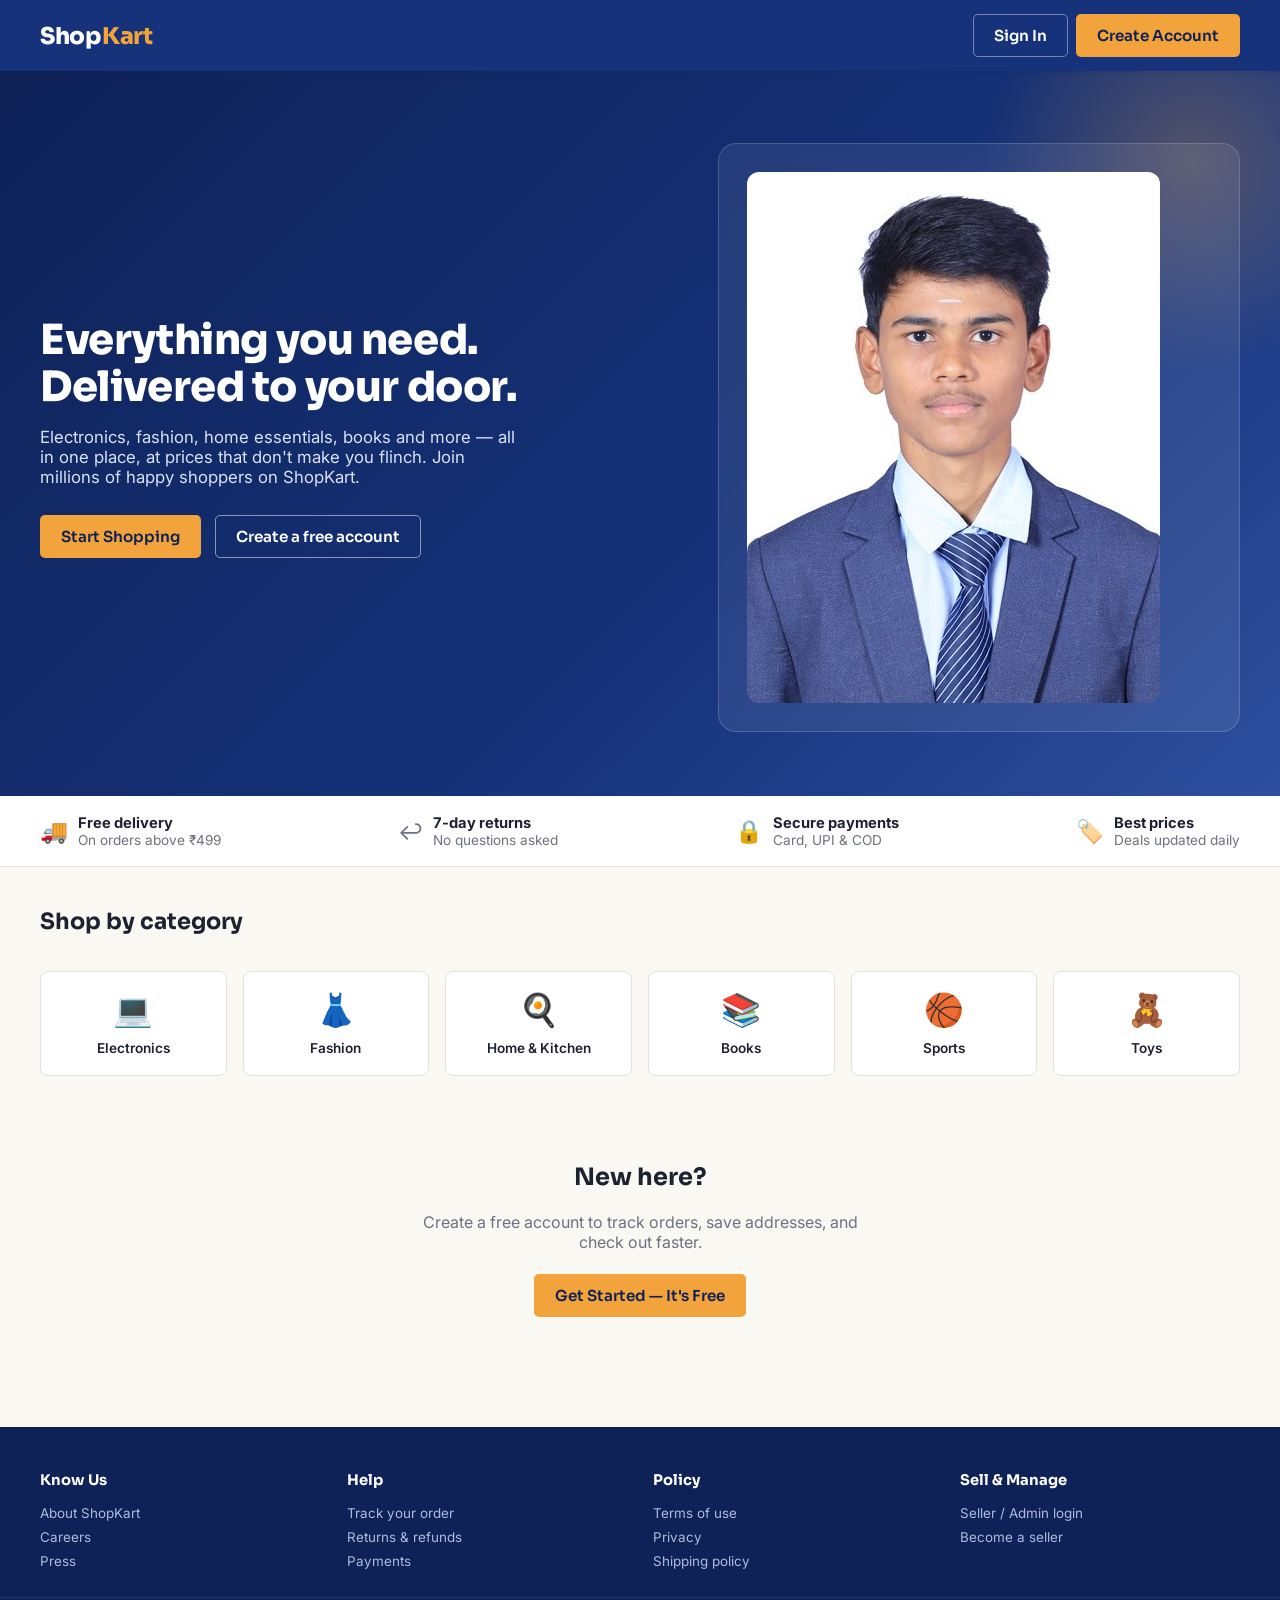
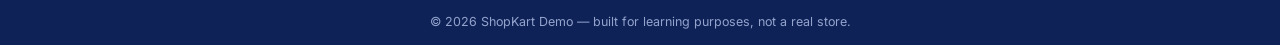
<file: shopkart/index.html>
<!DOCTYPE html>
<html lang="en">
<head>
<meta charset="UTF-8">
<meta name="viewport" content="width=device-width, initial-scale=1.0">
<title>ShopKart — Everything you need, delivered fast</title>
<link rel="stylesheet" href="css/style.css">
</head>
<body>

<!-- Simple landing header (not the shop header, since user isn't browsing the catalogue yet) -->
<header class="site-header">
  <div class="header-row container" style="justify-content: space-between;">
    <a href="index.html" class="brand">Shop<span>Kart</span></a>
    <div class="flex gap-8">
      <a href="login.html" class="btn btn-outline" style="color:#fff; border-color: rgba(255,255,255,.4);">Sign In</a>
      <a href="register.html" class="btn btn-primary">Create Account</a>
    </div>
  </div>
</header>

<section class="hero">
  <div class="container">
    <div>
      <h1>Everything you need.<br>Delivered to your door.</h1>
      <p>Electronics, fashion, home essentials, books and more — all in one place, at prices that don't make you flinch. Join millions of happy shoppers on ShopKart.</p>
      <div class="hero-actions">
        <a href="home.html" class="btn btn-primary">Start Shopping</a>
        <a href="register.html" class="btn btn-outline" style="color:#fff; border-color: rgba(255,255,255,.5);">Create a free account</a>
      </div>
    </div>
    <div class="hero-visual">
      <img src="assets/hero-shopping-bags.png" alt="Shopping bags ready for delivery">
    </div>
  </div>
</section>

<section class="trust-strip">
  <div class="container">
    <div class="trust-item"><span class="trust-icon">🚚</span><div><b>Free delivery</b>On orders above ₹499</div></div>
    <div class="trust-item"><span class="trust-icon">↩️</span><div><b>7-day returns</b>No questions asked</div></div>
    <div class="trust-item"><span class="trust-icon">🔒</span><div><b>Secure payments</b>Card, UPI &amp; COD</div></div>
    <div class="trust-item"><span class="trust-icon">🏷️</span><div><b>Best prices</b>Deals updated daily</div></div>
  </div>
</section>

<section class="container">
  <div class="section-title"><h2>Shop by category</h2></div>
  <div class="category-grid">
    <a class="category-tile" href="home.html?category=Electronics"><span class="emoji">💻</span><span>Electronics</span></a>
    <a class="category-tile" href="home.html?category=Fashion"><span class="emoji">👗</span><span>Fashion</span></a>
    <a class="category-tile" href="home.html?category=Home%20%26%20Kitchen"><span class="emoji">🍳</span><span>Home &amp; Kitchen</span></a>
    <a class="category-tile" href="home.html?category=Books"><span class="emoji">📚</span><span>Books</span></a>
    <a class="category-tile" href="home.html?category=Sports"><span class="emoji">🏀</span><span>Sports</span></a>
    <a class="category-tile" href="home.html?category=Toys"><span class="emoji">🧸</span><span>Toys</span></a>
  </div>
</section>

<section class="container text-center" style="padding: 30px 20px 60px;">
  <h2>New here?</h2>
  <p class="muted" style="max-width: 480px; margin: 8px auto 22px;">Create a free account to track orders, save addresses, and check out faster.</p>
  <a href="register.html" class="btn btn-primary">Get Started — It's Free</a>
</section>

<div id="site-footer"></div>

<script src="js/data.js"></script>
<script src="js/main.js"></script>
</body>
</html>
</file>
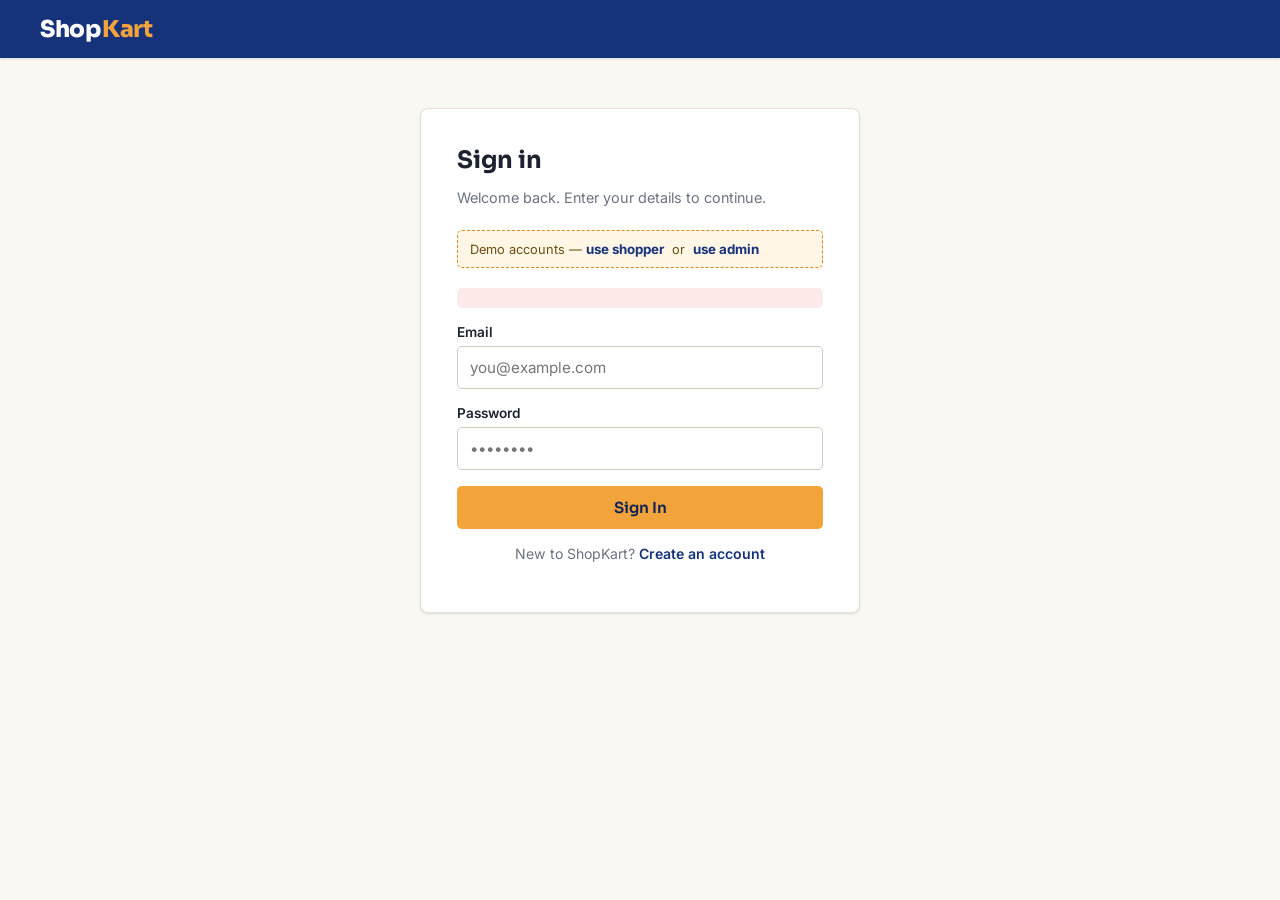
<file: shopkart/account.html>
<!DOCTYPE html>
<html lang="en">
<head>
<meta charset="UTF-8">
<meta name="viewport" content="width=device-width, initial-scale=1.0">
<title>My Account — ShopKart</title>
<link rel="stylesheet" href="css/style.css">
</head>
<body>

<div id="site-header"></div>

<main class="container" style="padding: 28px 20px 60px;">
  <h1>My Account</h1>

  <div class="admin-panel" style="margin-top:16px;">
    <h2>Profile</h2>
    <p><strong id="acctName"></strong><br><span class="muted" id="acctEmail"></span></p>
  </div>

  <div class="admin-panel">
    <h2>Saved Addresses</h2>
    <div id="acctAddresses"></div>
  </div>

  <div class="admin-panel">
    <h2>Order History &amp; Tracking</h2>
    <div id="orderHistory"></div>
  </div>
</main>

<div id="site-footer"></div>

<script src="js/data.js"></script>
<script src="js/main.js"></script>
<script src="js/account.js"></script>
</body>
</html>
</file>
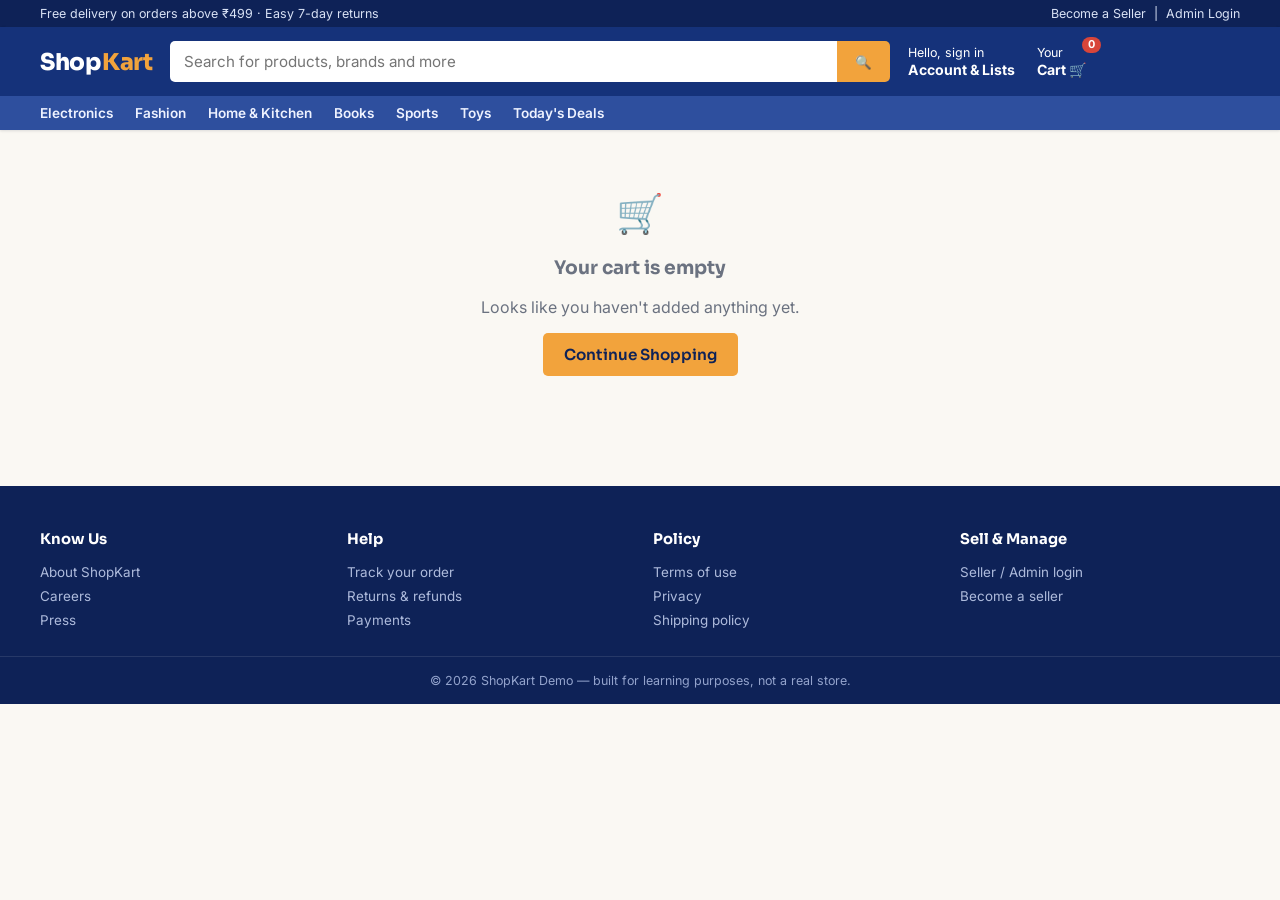
<file: shopkart/cart.html>
<!DOCTYPE html>
<html lang="en">
<head>
<meta charset="UTF-8">
<meta name="viewport" content="width=device-width, initial-scale=1.0">
<title>Your Cart — ShopKart</title>
<link rel="stylesheet" href="css/style.css">
</head>
<body>

<div id="site-header"></div>

<main class="container">
  <div class="empty-state hidden" id="cartEmpty">
    <span class="emoji">🛒</span>
    <h3>Your cart is empty</h3>
    <p>Looks like you haven't added anything yet.</p>
    <a href="home.html" class="btn btn-primary">Continue Shopping</a>
  </div>

  <div class="cart-layout hidden" id="cartLayout">
    <div id="cartItems"></div>
    <div id="cartSummary"></div>
  </div>
</main>

<div id="site-footer"></div>

<script src="js/data.js"></script>
<script src="js/main.js"></script>
<script src="js/cart.js"></script>
</body>
</html>
</file>
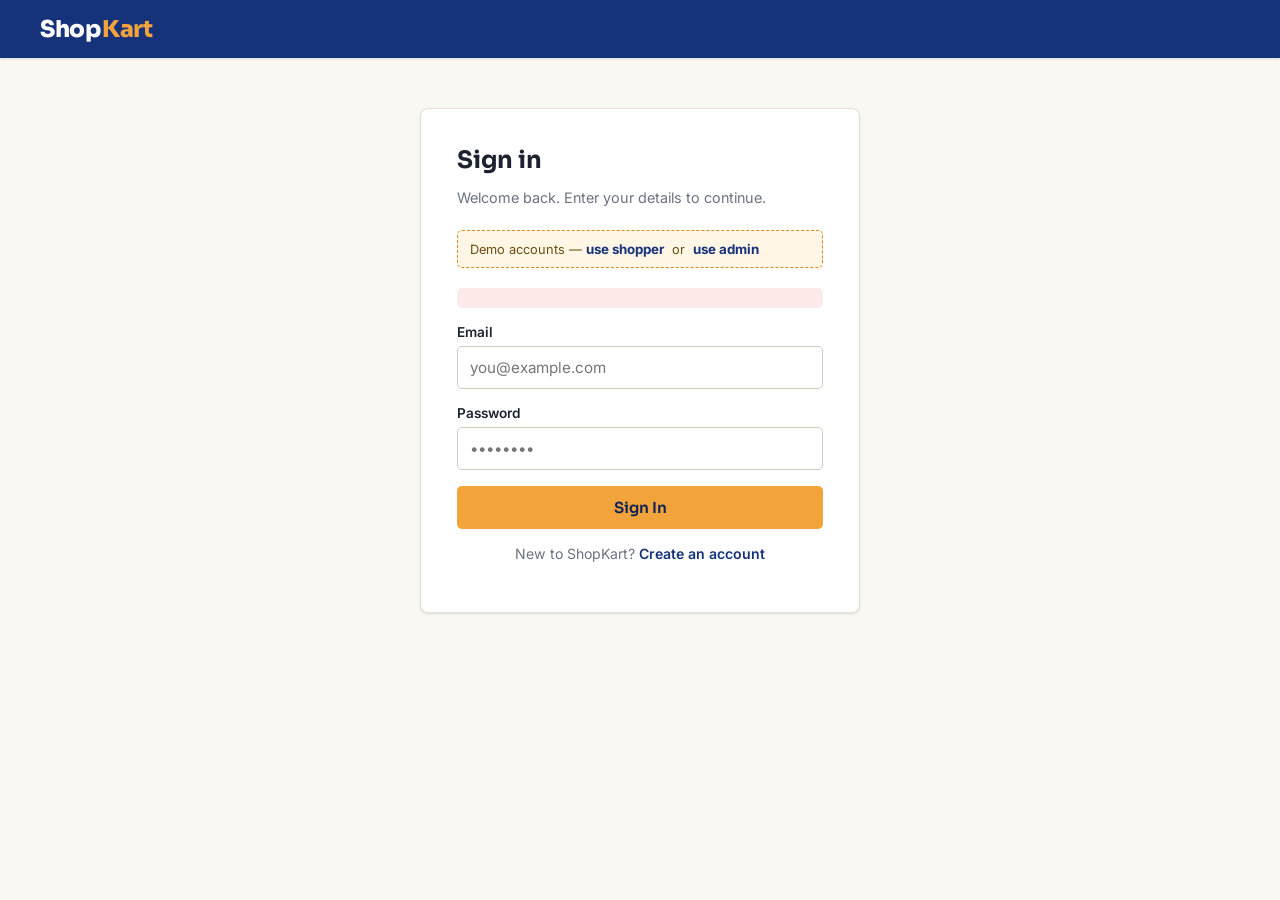
<file: shopkart/checkout.html>
<!DOCTYPE html>
<html lang="en">
<head>
<meta charset="UTF-8">
<meta name="viewport" content="width=device-width, initial-scale=1.0">
<title>Checkout — ShopKart</title>
<link rel="stylesheet" href="css/style.css">
</head>
<body>

<div id="site-header"></div>

<main class="container checkout-layout">
  <div>
    <div class="checkout-step">
      <h2><span class="step-num">1</span> Delivery Address</h2>
      <div id="addressList"></div>
      <button class="btn btn-ghost" id="toggleAddAddress" type="button">+ Add a new address</button>
      <form id="addAddressForm" class="hidden" style="margin-top:14px;">
        <div class="field"><label>Label (e.g. Home, Work)</label><input id="addrLabel" placeholder="Home"></div>
        <div class="field"><label>Address line</label><input id="addrLine1" required></div>
        <div class="field-row">
          <div class="field"><label>City</label><input id="addrCity" required></div>
          <div class="field"><label>State</label><input id="addrState" required></div>
        </div>
        <div class="field-row">
          <div class="field"><label>PIN code</label><input id="addrPin" maxlength="6" required></div>
          <div class="field"><label>Phone</label><input id="addrPhone" maxlength="10" required></div>
        </div>
        <button class="btn btn-primary" type="submit">Save Address</button>
      </form>
    </div>

    <div class="checkout-step">
      <h2><span class="step-num">2</span> Payment Method</h2>
      <div class="pay-options" id="payOptions"></div>

      <div class="card-fields" id="cardFields">
        <div class="field"><label>Card Number</label><input id="cardNumber" placeholder="1234 5678 9012 3456" maxlength="19"></div>
        <div class="field-row">
          <div class="field"><label>Expiry (MM/YY)</label><input id="cardExpiry" placeholder="08/28" maxlength="5"></div>
          <div class="field"><label>CVV</label><input id="cardCvv" placeholder="123" maxlength="3"></div>
        </div>
        <p class="muted" style="font-size:0.78rem;">🔒 This is a demo checkout — no real payment is processed and no card data is transmitted anywhere.</p>
      </div>
      <div class="card-fields" id="upiFields">
        <div class="field"><label>UPI ID</label><input id="upiId" placeholder="yourname@bank"></div>
        <p class="muted" style="font-size:0.78rem;">🔒 Demo checkout — no real UPI request is sent.</p>
      </div>
    </div>
  </div>

  <div>
    <div id="checkoutSummary"></div>
    <button class="btn btn-primary btn-block" id="placeOrderBtn" style="margin-top:14px; padding:14px;">Place Order</button>
  </div>
</main>

<div id="site-footer"></div>

<script src="js/data.js"></script>
<script src="js/main.js"></script>
<script src="js/checkout.js"></script>
</body>
</html>
</file>
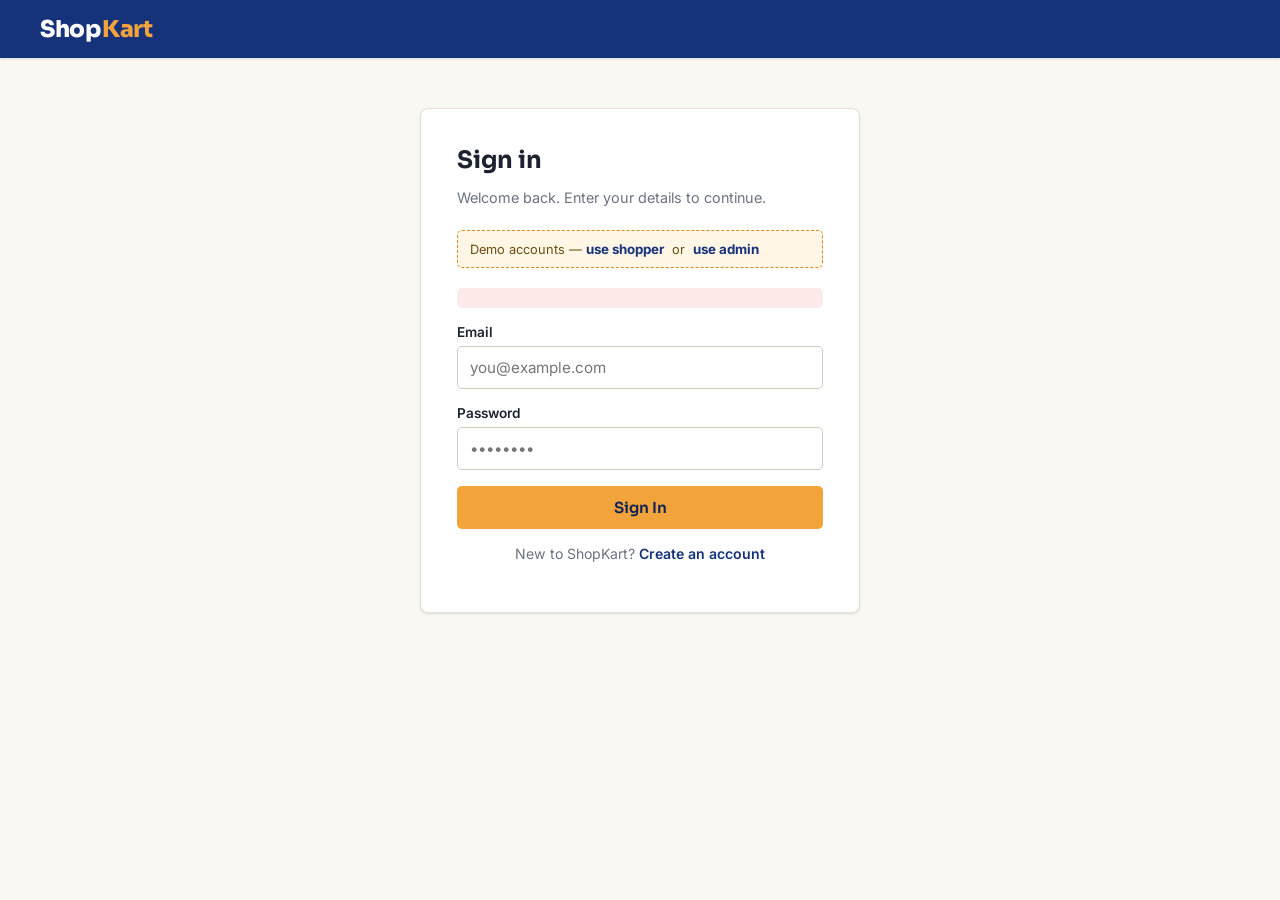
<file: shopkart/login.html>
<!DOCTYPE html>
<html lang="en">
<head>
<meta charset="UTF-8">
<meta name="viewport" content="width=device-width, initial-scale=1.0">
<title>Sign In — ShopKart</title>
<link rel="stylesheet" href="css/style.css">
</head>
<body>

<header class="site-header">
  <div class="header-row container" style="justify-content: space-between;">
    <a href="index.html" class="brand">Shop<span>Kart</span></a>
  </div>
</header>

<main class="form-shell">
  <h1>Sign in</h1>
  <p class="sub">Welcome back. Enter your details to continue.</p>

  <div class="demo-note">
    Demo accounts — <button type="button" id="fillDemo" style="border:none;background:none;color:#15327A;font-weight:700;cursor:pointer;padding:0;">use shopper</button>
    &nbsp;or&nbsp;
    <button type="button" id="fillAdmin" style="border:none;background:none;color:#15327A;font-weight:700;cursor:pointer;padding:0;">use admin</button>
  </div>

  <div class="alert alert-error" id="loginError"></div>

  <form id="loginForm">
    <div class="field">
      <label for="loginEmail">Email</label>
      <input type="email" id="loginEmail" required placeholder="you@example.com">
    </div>
    <div class="field">
      <label for="loginPassword">Password</label>
      <input type="password" id="loginPassword" required placeholder="••••••••">
    </div>
    <button type="submit" class="btn btn-primary btn-block">Sign In</button>
  </form>

  <p class="form-foot">New to ShopKart? <a href="register.html">Create an account</a></p>
</main>

<script src="js/data.js"></script>
<script src="js/main.js"></script>
<script src="js/auth.js"></script>
</body>
</html>
</file>
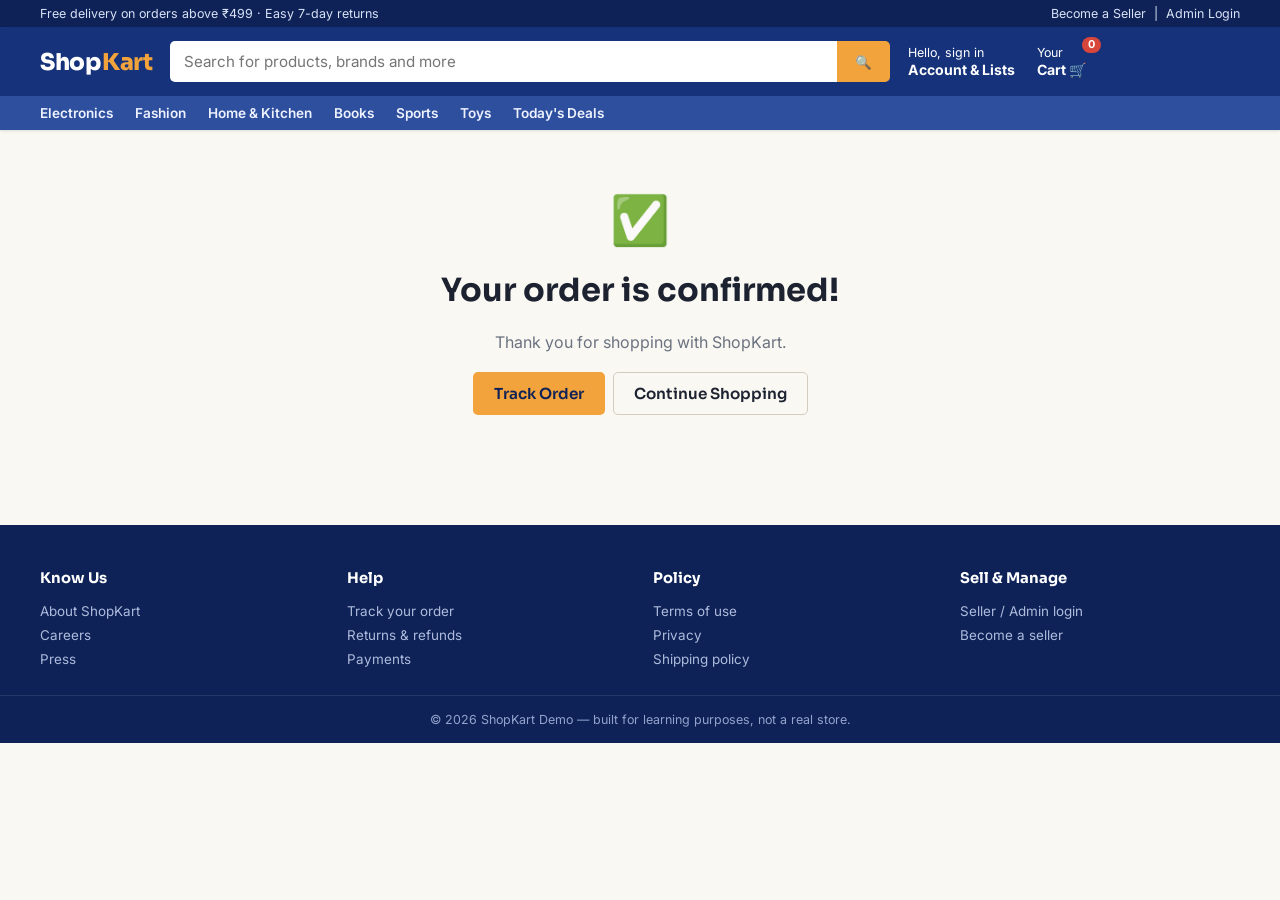
<file: shopkart/order-confirmation.html>
<!DOCTYPE html>
<html lang="en">
<head>
<meta charset="UTF-8">
<meta name="viewport" content="width=device-width, initial-scale=1.0">
<title>Order Confirmed — ShopKart</title>
<link rel="stylesheet" href="css/style.css">
</head>
<body>

<div id="site-header"></div>

<main class="container text-center" style="padding: 60px 20px;">
  <div style="font-size: 3rem;">✅</div>
  <h1>Your order is confirmed!</h1>
  <p class="muted" id="confirmText">Thank you for shopping with ShopKart.</p>
  <div class="flex gap-8" style="justify-content:center; margin-top: 20px;">
    <a href="account.html" class="btn btn-primary">Track Order</a>
    <a href="home.html" class="btn btn-outline">Continue Shopping</a>
  </div>
</main>

<div id="site-footer"></div>

<script src="js/data.js"></script>
<script src="js/main.js"></script>
<script>
  document.addEventListener("DOMContentLoaded", () => {
    renderHeader();
    const orderId = sessionStorage.getItem("sk_last_order");
    if (orderId) {
      document.getElementById("confirmText").textContent = `Order ${orderId} has been placed and is being prepared for shipment.`;
    }
  });
</script>
</body>
</html>
</file>
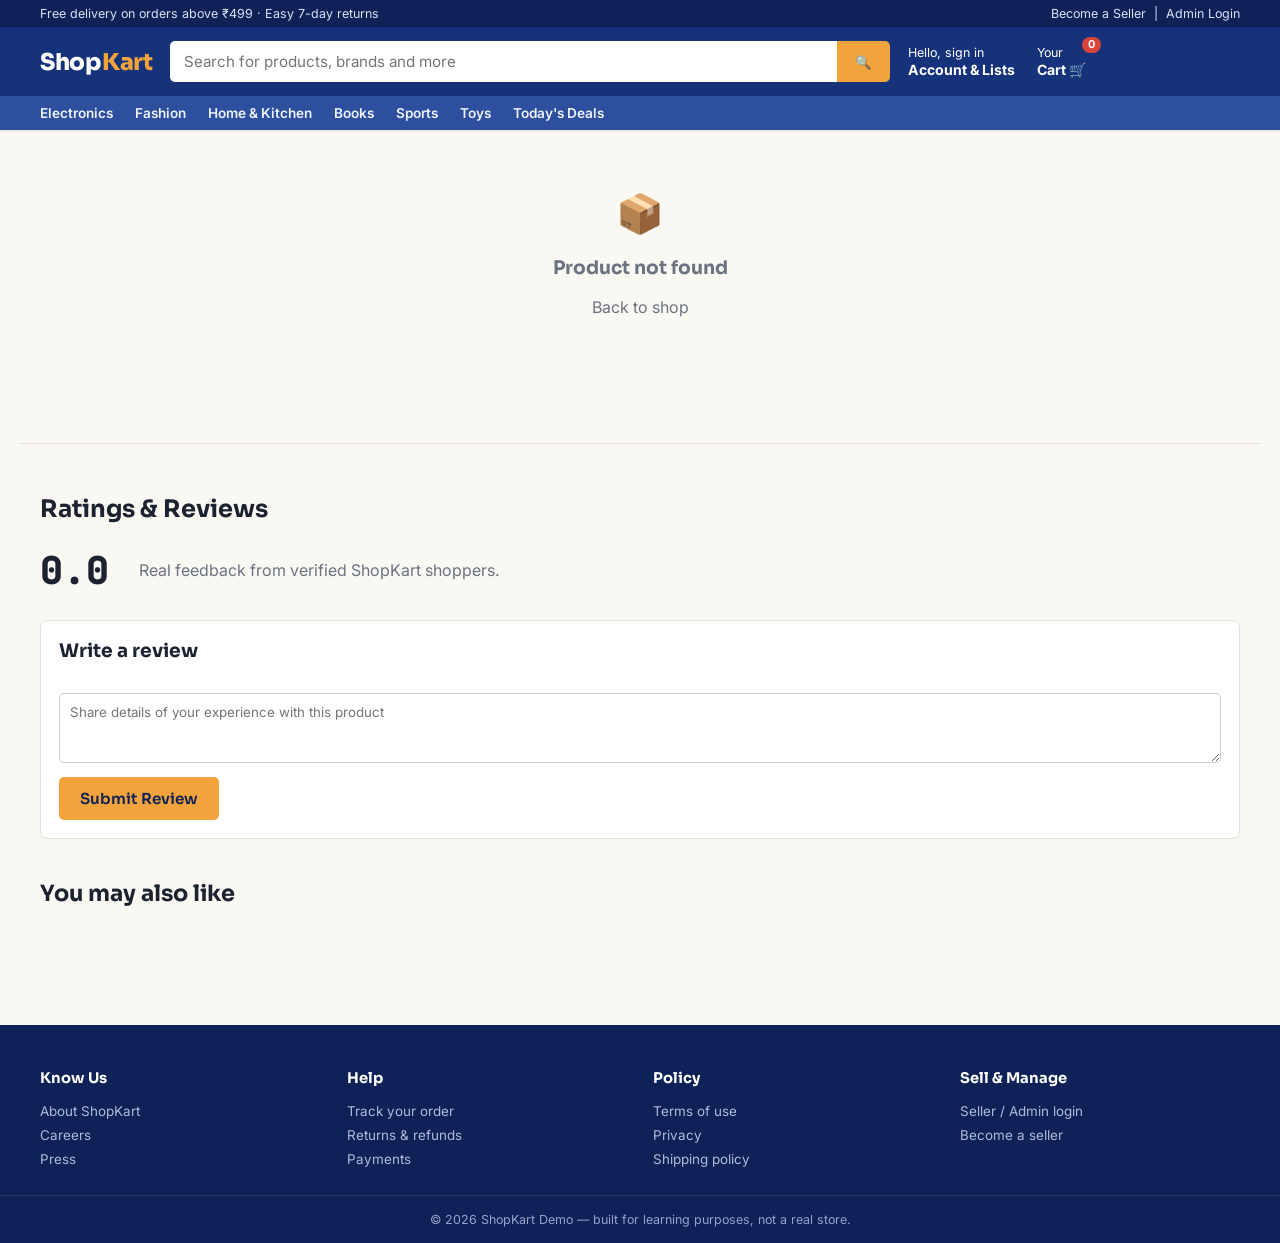
<file: shopkart/product.html>
<!DOCTYPE html>
<html lang="en">
<head>
<meta charset="UTF-8">
<meta name="viewport" content="width=device-width, initial-scale=1.0">
<title>Product — ShopKart</title>
<link rel="stylesheet" href="css/style.css">
</head>
<body>

<div id="site-header"></div>

<main class="container" id="pdpRoot">
  <!-- filled by product.js -->
</main>

<section class="container reviews-section">
  <h2>Ratings &amp; Reviews</h2>
  <div class="review-summary">
    <div class="review-score">
      <div class="big" id="reviewSummaryScore">0.0</div>
      <div id="reviewSummaryStars" style="color:var(--accent-dark);"></div>
      <div class="muted" id="reviewSummaryCount" style="font-size:0.8rem;"></div>
    </div>
    <p class="muted">Real feedback from verified ShopKart shoppers.</p>
  </div>
  <div id="reviewsList"></div>

  <div class="review-form">
    <h3 style="margin-top:0;">Write a review</h3>
    <form id="reviewForm">
      <div class="star-input" id="starInput"></div>
      <textarea id="reviewText" rows="3" placeholder="Share details of your experience with this product" style="width:100%; padding:10px; border:1px solid var(--border-strong); border-radius:5px;" required></textarea>
      <button type="submit" class="btn btn-primary" style="margin-top:10px;">Submit Review</button>
    </form>
  </div>
</section>

<section class="container" style="padding-bottom: 50px;">
  <div class="section-title"><h2>You may also like</h2></div>
  <div class="product-grid" id="relatedProducts"></div>
</section>

<div id="site-footer"></div>

<script src="js/data.js"></script>
<script src="js/main.js"></script>
<script src="js/home.js"></script>
<script src="js/product.js"></script>
</body>
</html>
</file>
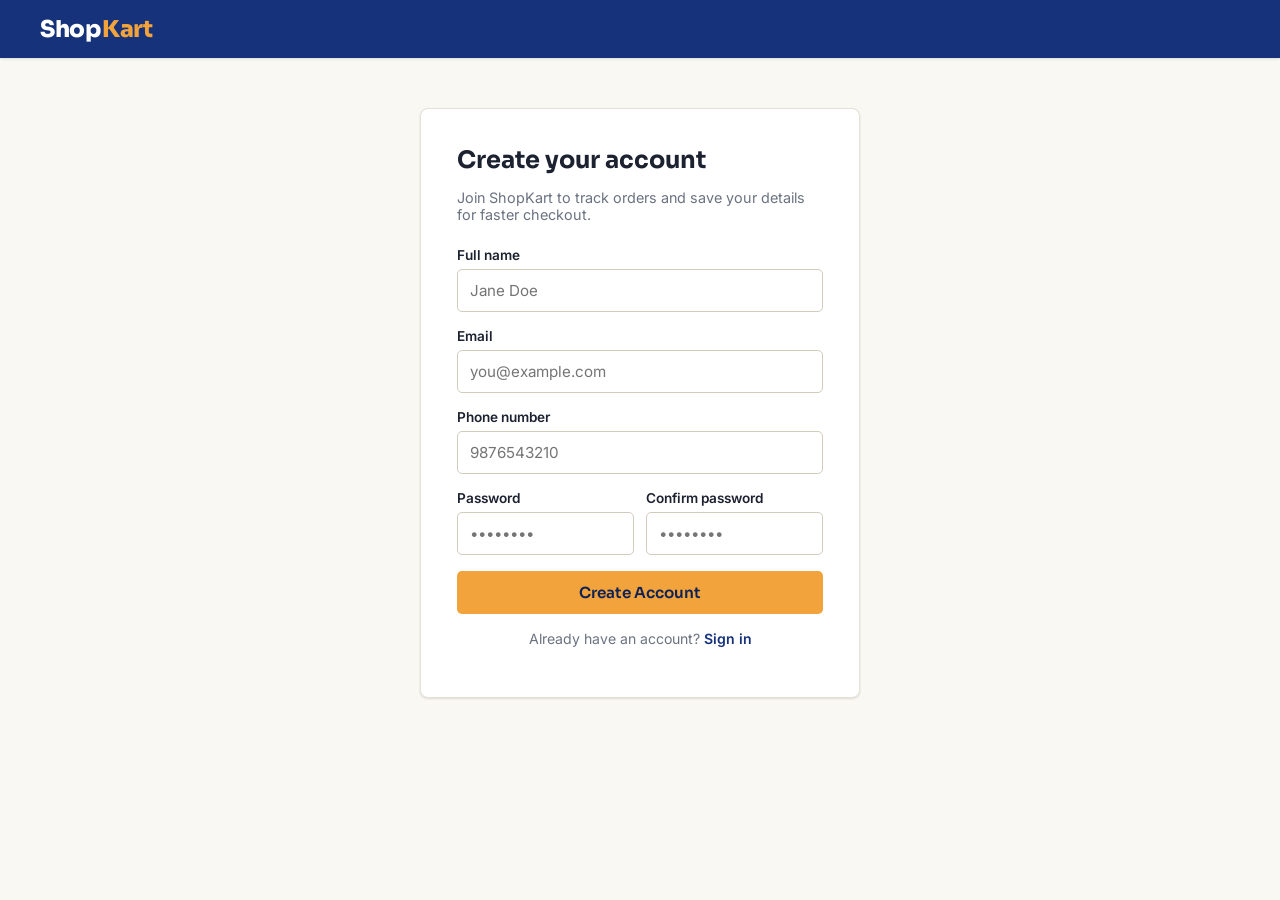
<file: shopkart/register.html>
<!DOCTYPE html>
<html lang="en">
<head>
<meta charset="UTF-8">
<meta name="viewport" content="width=device-width, initial-scale=1.0">
<title>Create Account — ShopKart</title>
<link rel="stylesheet" href="css/style.css">
</head>
<body>

<header class="site-header">
  <div class="header-row container" style="justify-content: space-between;">
    <a href="index.html" class="brand">Shop<span>Kart</span></a>
  </div>
</header>

<main class="form-shell">
  <h1>Create your account</h1>
  <p class="sub">Join ShopKart to track orders and save your details for faster checkout.</p>

  <form id="registerForm">
    <div class="field">
      <label for="regName">Full name</label>
      <input type="text" id="regName" required placeholder="Jane Doe">
      <div class="field-error" id="err-regName"></div>
    </div>
    <div class="field">
      <label for="regEmail">Email</label>
      <input type="email" id="regEmail" required placeholder="you@example.com">
      <div class="field-error" id="err-regEmail"></div>
    </div>
    <div class="field">
      <label for="regPhone">Phone number</label>
      <input type="tel" id="regPhone" required placeholder="9876543210" maxlength="10">
      <div class="field-error" id="err-regPhone"></div>
    </div>
    <div class="field-row">
      <div class="field">
        <label for="regPassword">Password</label>
        <input type="password" id="regPassword" required placeholder="••••••••">
        <div class="field-error" id="err-regPassword"></div>
      </div>
      <div class="field">
        <label for="regConfirm">Confirm password</label>
        <input type="password" id="regConfirm" required placeholder="••••••••">
        <div class="field-error" id="err-regConfirm"></div>
      </div>
    </div>
    <button type="submit" class="btn btn-primary btn-block">Create Account</button>
  </form>

  <p class="form-foot">Already have an account? <a href="login.html">Sign in</a></p>
</main>

<script src="js/data.js"></script>
<script src="js/main.js"></script>
<script src="js/auth.js"></script>
</body>
</html>
</file>
<file: shopkart/css/style.css>
/* ============================================================
   ShopKart — style.css
   Design tokens
   -----------------------------------------------------------
   Colour    #15327A deep indigo (brand/primary)
             #0E2257 ink-indigo (header bg / pressed state)
             #F2A33C marigold (accent / CTA)
             #D8453A deal red (discount badges, sale price)
             #FAF8F3 warm paper (page background)
             #1C2230 near-navy ink (body text)
   Type      Display/Brand: "Sora"      — headings, nav, buttons
             Body:          "Inter"     — paragraphs, labels
             Data/Mono:     "JetBrains Mono" — prices, order ids,
                            receipt-style summaries
   Signature  The "torn receipt" order summary: a paper ticket
              with a zig-zag perforated edge, set in mono type,
              used on cart/checkout/order pages — it's the one
              moment that says "this is a real purchase."
   ============================================================ */

@import url('https://fonts.googleapis.com/css2?family=Sora:wght@400;600;700;800&family=Inter:wght@400;500;600;700&family=JetBrains+Mono:wght@400;500;600&display=swap');

:root {
  --primary: #15327A;
  --primary-dark: #0E2257;
  --primary-light: #2E4F9E;
  --accent: #F2A33C;
  --accent-dark: #D98A1F;
  --deal: #D8453A;
  --success: #1E8E5A;
  --bg: #FAF8F3;
  --surface: #FFFFFF;
  --ink: #1C2230;
  --muted: #6B7280;
  --border: #E6E1D6;
  --border-strong: #D2CCBd;
  --radius: 8px;
  --radius-sm: 5px;
  --shadow: 0 1px 3px rgba(28,34,48,0.08), 0 1px 2px rgba(28,34,48,0.06);
  --shadow-md: 0 6px 18px rgba(28,34,48,0.10);
  --font-display: 'Sora', sans-serif;
  --font-body: 'Inter', sans-serif;
  --font-mono: 'JetBrains Mono', monospace;
}

* { box-sizing: border-box; }
html { scroll-behavior: smooth; }
body {
  margin: 0;
  font-family: var(--font-body);
  color: var(--ink);
  background: var(--bg);
  -webkit-font-smoothing: antialiased;
}
h1, h2, h3, h4, .brand, button, .btn { font-family: var(--font-display); }
a { color: inherit; text-decoration: none; }
img { max-width: 100%; display: block; }
button { cursor: pointer; font-family: inherit; }
input, select, textarea { font-family: inherit; }

:focus-visible {
  outline: 2px solid var(--primary-light);
  outline-offset: 2px;
}

@media (prefers-reduced-motion: reduce) {
  * { animation-duration: 0.001ms !important; transition-duration: 0.001ms !important; }
}

.container {
  max-width: 1240px;
  margin: 0 auto;
  padding: 0 20px;
}

/* ---------------- Buttons ---------------- */
.btn {
  display: inline-flex;
  align-items: center;
  justify-content: center;
  gap: 8px;
  padding: 11px 20px;
  border-radius: var(--radius-sm);
  border: 1px solid transparent;
  font-weight: 600;
  font-size: 0.95rem;
  transition: transform .12s ease, box-shadow .12s ease, background .15s ease;
}
.btn:active { transform: translateY(1px); }
.btn-primary { background: var(--accent); color: var(--primary-dark); }
.btn-primary:hover { background: var(--accent-dark); }
.btn-dark { background: var(--primary); color: #fff; }
.btn-dark:hover { background: var(--primary-dark); }
.btn-outline { background: transparent; border-color: var(--border-strong); color: var(--ink); }
.btn-outline:hover { border-color: var(--primary); color: var(--primary); }
.btn-ghost { background: transparent; color: var(--primary); }
.btn-ghost:hover { text-decoration: underline; }
.btn-block { width: 100%; }
.btn-danger { background: var(--deal); color: #fff; }
.btn-danger:hover { filter: brightness(0.92); }
.btn-sm { padding: 6px 12px; font-size: 0.82rem; }
.btn:disabled { opacity: .55; cursor: not-allowed; }

/* ---------------- Top utility bar ---------------- */
.topbar {
  background: var(--primary-dark);
  color: #d9e2f5;
  font-size: 0.78rem;
}
.topbar .container { display: flex; justify-content: space-between; align-items: center; padding: 6px 20px; }
.topbar a:hover { color: #fff; }

/* ---------------- Header ---------------- */
.site-header {
  background: var(--primary);
  position: sticky;
  top: 0;
  z-index: 50;
  box-shadow: var(--shadow);
}
.header-row {
  display: flex;
  align-items: center;
  gap: 18px;
  padding: 14px 20px;
}
.brand {
  color: #fff;
  font-weight: 800;
  font-size: 1.45rem;
  letter-spacing: -0.02em;
  white-space: nowrap;
  display: flex;
  align-items: baseline;
  gap: 2px;
}
.brand span { color: var(--accent); }

.search-wrap { flex: 1; position: relative; max-width: 720px; }
.search-form { display: flex; }
.search-input {
  flex: 1;
  padding: 11px 14px;
  border: none;
  border-radius: var(--radius-sm) 0 0 var(--radius-sm);
  font-size: 0.95rem;
}
.search-btn {
  background: var(--accent);
  border: none;
  padding: 0 18px;
  border-radius: 0 var(--radius-sm) var(--radius-sm) 0;
  font-weight: 700;
  color: var(--primary-dark);
}
.search-suggestions {
  position: absolute;
  top: calc(100% + 4px);
  left: 0; right: 0;
  background: #fff;
  border-radius: var(--radius);
  box-shadow: var(--shadow-md);
  overflow: hidden;
  z-index: 60;
  display: none;
}
.search-suggestions.open { display: block; }
.search-suggestions button {
  display: flex;
  width: 100%;
  align-items: center;
  gap: 10px;
  padding: 10px 14px;
  background: none;
  border: none;
  text-align: left;
  font-size: 0.9rem;
  color: var(--ink);
}
.search-suggestions button:hover { background: #F4F1E9; }
.search-suggestions .sugg-cat { color: var(--muted); font-size: 0.78rem; margin-left: auto; }

.header-actions { display: flex; align-items: center; gap: 22px; flex-shrink: 0; }
.header-action {
  color: #fff;
  display: flex;
  flex-direction: column;
  font-size: 0.78rem;
  line-height: 1.25;
  position: relative;
}
.header-action strong { font-size: 0.88rem; font-weight: 700; }
.header-action:hover { color: var(--accent); }
.cart-badge {
  position: absolute;
  top: -8px; right: -14px;
  background: var(--deal);
  color: #fff;
  border-radius: 999px;
  font-size: 0.68rem;
  padding: 1px 6px;
  font-weight: 700;
}

.category-nav {
  background: var(--primary-light);
  overflow-x: auto;
}
.category-nav .container { display: flex; gap: 22px; padding: 9px 20px; white-space: nowrap; }
.category-nav a { color: #eef2ff; font-size: 0.85rem; font-weight: 600; }
.category-nav a:hover, .category-nav a.active { color: var(--accent); }

/* ---------------- Hero / Landing ---------------- */
.hero {
  background: linear-gradient(135deg, var(--primary-dark), var(--primary) 60%, var(--primary-light));
  color: #fff;
  padding: 72px 0 64px;
  position: relative;
  overflow: hidden;
}
.hero::after {
  content: "";
  position: absolute;
  right: -120px; top: -120px;
  width: 420px; height: 420px;
  border-radius: 50%;
  background: radial-gradient(circle, rgba(242,163,60,0.28), transparent 70%);
}
.hero .container { position: relative; z-index: 1; display: grid; grid-template-columns: 1.1fr 0.9fr; gap: 40px; align-items: center; }
.hero h1 { font-size: 2.6rem; line-height: 1.12; margin: 0 0 16px; font-weight: 800; letter-spacing: -0.01em; }
.hero p { font-size: 1.05rem; color: #d9e2f5; max-width: 480px; margin: 0 0 28px; }
.hero-actions { display: flex; gap: 14px; }
.hero-visual {
  background: rgba(255,255,255,0.08);
  border: 1px solid rgba(255,255,255,0.16);
  border-radius: 18px;
  padding: 28px;
  backdrop-filter: blur(2px);
}
.hero-visual img { border-radius: 12px; }

.trust-strip { background: #fff; border-bottom: 1px solid var(--border); }
.trust-strip .container { display: flex; justify-content: space-between; padding: 18px 20px; flex-wrap: wrap; gap: 18px; }
.trust-item { display: flex; gap: 10px; align-items: center; font-size: 0.85rem; color: var(--muted); }
.trust-item b { display: block; color: var(--ink); font-size: 0.92rem; }
.trust-icon { font-size: 1.4rem; }

.category-grid { display: grid; grid-template-columns: repeat(6, 1fr); gap: 16px; margin: 36px 0; }
.category-tile {
  background: #fff;
  border: 1px solid var(--border);
  border-radius: var(--radius);
  padding: 18px 10px;
  text-align: center;
  transition: box-shadow .15s ease, transform .15s ease;
}
.category-tile:hover { box-shadow: var(--shadow-md); transform: translateY(-2px); }
.category-tile .emoji { font-size: 2rem; display: block; margin-bottom: 8px; }
.category-tile span { font-size: 0.85rem; font-weight: 600; }

.section-title { display: flex; align-items: baseline; justify-content: space-between; margin: 40px 0 18px; }
.section-title h2 { font-size: 1.4rem; margin: 0; }
.section-title a { color: var(--primary); font-weight: 600; font-size: 0.88rem; }

/* ---------------- Product grid & card ---------------- */
.product-grid { display: grid; grid-template-columns: repeat(4, 1fr); gap: 18px; }
.product-card {
  background: #fff;
  border: 1px solid var(--border);
  border-radius: var(--radius);
  padding: 14px;
  display: flex;
  flex-direction: column;
  transition: box-shadow .15s ease, transform .15s ease;
  position: relative;
}
.product-card:hover { box-shadow: var(--shadow-md); transform: translateY(-2px); }
.product-card .thumb { aspect-ratio: 1/1; overflow: hidden; border-radius: var(--radius-sm); margin-bottom: 10px; background: #F4F1E9; }
.product-card .thumb img { width: 100%; height: 100%; object-fit: cover; }
.product-card .pname { font-size: 0.92rem; font-weight: 600; line-height: 1.35; margin: 0 0 6px; display: -webkit-box; -webkit-line-clamp: 2; -webkit-box-orient: vertical; overflow: hidden; }
.product-card .pcat { color: var(--muted); font-size: 0.75rem; margin-bottom: 6px; }
.rating-pill { display: inline-flex; align-items: center; gap: 5px; background: #EEF6F0; color: var(--success); border-radius: 4px; padding: 2px 7px; font-size: 0.76rem; font-weight: 700; width: fit-content; margin-bottom: 8px; }
.price-row { display: flex; align-items: baseline; gap: 8px; margin-bottom: 4px; font-family: var(--font-mono); }
.price-now { font-size: 1.08rem; font-weight: 700; }
.price-mrp { color: var(--muted); text-decoration: line-through; font-size: 0.85rem; }
.price-off { color: var(--success); font-weight: 700; font-size: 0.82rem; }
.deal-ticket {
  position: absolute;
  top: 10px; left: -2px;
  background: var(--deal);
  color: #fff;
  font-family: var(--font-mono);
  font-size: 0.72rem;
  font-weight: 700;
  padding: 3px 8px 3px 10px;
  border-radius: 0 3px 3px 0;
}
.deal-ticket::before {
  content: "";
  position: absolute;
  left: 0; top: 0; bottom: 0;
  width: 0; height: 0;
  border-top: 7px solid transparent;
  border-bottom: 7px solid transparent;
  border-left: 6px solid var(--primary-dark);
  left: -6px;
}
.add-cart-btn { margin-top: auto; }

/* ---------------- Filters sidebar ---------------- */
.shop-layout { display: grid; grid-template-columns: 240px 1fr; gap: 24px; align-items: start; padding: 24px 0 60px; }
.filters {
  background: #fff;
  border: 1px solid var(--border);
  border-radius: var(--radius);
  padding: 18px;
  position: sticky;
  top: 100px;
}
.filters h3 { font-size: 0.95rem; margin: 0 0 10px; }
.filter-group { border-top: 1px solid var(--border); padding: 14px 0; }
.filter-group:first-of-type { border-top: none; padding-top: 0; }
.filter-group legend { font-size: 0.82rem; font-weight: 700; margin-bottom: 8px; text-transform: uppercase; letter-spacing: .03em; color: var(--muted); }
.filter-option { display: flex; align-items: center; gap: 8px; font-size: 0.88rem; margin-bottom: 7px; }
.filter-group input[type="range"] { width: 100%; }
.results-bar { display: flex; align-items: center; justify-content: space-between; margin-bottom: 16px; flex-wrap: wrap; gap: 10px; }
.results-bar select { padding: 7px 10px; border: 1px solid var(--border-strong); border-radius: var(--radius-sm); }
.empty-state { text-align: center; padding: 60px 20px; color: var(--muted); }
.empty-state .emoji { font-size: 2.4rem; display: block; margin-bottom: 10px; }

/* ---------------- Product detail page ---------------- */
.pdp { display: grid; grid-template-columns: 1fr 1fr; gap: 40px; padding: 32px 0; }
.pdp-gallery { position: sticky; top: 100px; align-self: start; }
.pdp-gallery .main-img { border: 1px solid var(--border); border-radius: var(--radius); aspect-ratio: 1/1; overflow: hidden; background: #F4F1E9; margin-bottom: 12px; }
.pdp-gallery .main-img img { width: 100%; height: 100%; object-fit: cover; }
.thumb-row { display: flex; gap: 10px; }
.thumb-row button { width: 64px; height: 64px; border-radius: var(--radius-sm); border: 1px solid var(--border); overflow: hidden; padding: 0; background: #F4F1E9; }
.thumb-row button.active { border-color: var(--primary); }
.thumb-row img { width: 100%; height: 100%; object-fit: cover; }

.breadcrumb { font-size: 0.82rem; color: var(--muted); margin-bottom: 14px; }
.breadcrumb a:hover { color: var(--primary); }
.pdp-info h1 { font-size: 1.5rem; margin: 0 0 8px; }
.pdp-brand { color: var(--muted); font-size: 0.88rem; margin-bottom: 10px; }
.pdp-price-block { border-top: 1px solid var(--border); border-bottom: 1px solid var(--border); padding: 18px 0; margin: 14px 0; }
.pdp-price-block .price-now { font-size: 1.9rem; }
.stock-tag { font-size: 0.85rem; font-weight: 700; margin: 10px 0; }
.stock-tag.in { color: var(--success); }
.stock-tag.out { color: var(--deal); }
.qty-stepper { display: inline-flex; align-items: center; border: 1px solid var(--border-strong); border-radius: var(--radius-sm); overflow: hidden; }
.qty-stepper button { background: #F4F1E9; border: none; width: 34px; height: 36px; font-size: 1rem; }
.qty-stepper span { width: 40px; text-align: center; font-family: var(--font-mono); }
.pdp-actions { display: flex; gap: 12px; margin: 18px 0; }
.pdp-actions .btn { flex: 1; padding: 13px; }
.pdp-desc { line-height: 1.7; color: #3a3f4d; }
.feature-list { margin: 14px 0; padding-left: 18px; line-height: 1.7; }

.reviews-section { margin-top: 50px; border-top: 1px solid var(--border); padding-top: 30px; }
.review-summary { display: flex; gap: 30px; align-items: center; margin-bottom: 24px; }
.review-score { text-align: center; }
.review-score .big { font-size: 2.4rem; font-weight: 800; font-family: var(--font-mono); }
.review-card { border: 1px solid var(--border); border-radius: var(--radius); padding: 16px; margin-bottom: 12px; }
.review-card .stars { color: var(--accent-dark); letter-spacing: 1px; }
.review-card .meta { color: var(--muted); font-size: 0.8rem; margin-top: 6px; }
.review-form { background: #fff; border: 1px solid var(--border); border-radius: var(--radius); padding: 18px; margin-top: 20px; }
.star-input { display: flex; gap: 4px; font-size: 1.4rem; cursor: pointer; margin-bottom: 12px; }
.star-input span.inactive { color: var(--border-strong); }
.star-input span.active { color: var(--accent-dark); }

/* ---------------- Forms (auth, checkout) ---------------- */
.form-shell {
  max-width: 440px;
  margin: 50px auto;
  background: #fff;
  border: 1px solid var(--border);
  border-radius: var(--radius);
  padding: 36px;
  box-shadow: var(--shadow);
}
.form-shell h1 { font-size: 1.5rem; margin: 0 0 6px; }
.form-shell .sub { color: var(--muted); font-size: 0.9rem; margin-bottom: 24px; }
.field { margin-bottom: 16px; }
.field label { display: block; font-size: 0.85rem; font-weight: 600; margin-bottom: 6px; }
.field input, .field select, .field textarea {
  width: 100%;
  padding: 11px 12px;
  border: 1px solid var(--border-strong);
  border-radius: var(--radius-sm);
  font-size: 0.95rem;
  background: #fff;
}
.field input:focus, .field select:focus, .field textarea:focus { border-color: var(--primary); }
.field-row { display: grid; grid-template-columns: 1fr 1fr; gap: 12px; }
.field-error { color: var(--deal); font-size: 0.8rem; margin-top: 4px; display: none; }
.field-error.show { display: block; }
.form-foot { text-align: center; font-size: 0.88rem; margin-top: 16px; color: var(--muted); }
.form-foot a { color: var(--primary); font-weight: 600; }
.demo-note { background: #FFF6E6; border: 1px dashed var(--accent-dark); border-radius: var(--radius-sm); padding: 10px 12px; font-size: 0.8rem; margin-bottom: 20px; color: #6b4d0f; }
.alert { padding: 10px 14px; border-radius: var(--radius-sm); font-size: 0.88rem; margin-bottom: 16px; }
.alert-error { background: #FBEAE8; color: var(--deal); }
.alert-success { background: #E6F4EC; color: var(--success); }

/* ---------------- Cart page ---------------- */
.cart-layout { display: grid; grid-template-columns: 1fr 340px; gap: 28px; padding: 30px 0 60px; align-items: start; }
.cart-item { display: grid; grid-template-columns: 90px 1fr auto; gap: 16px; padding: 16px 0; border-bottom: 1px solid var(--border); align-items: center; }
.cart-item .thumb { width: 90px; height: 90px; border-radius: var(--radius-sm); overflow: hidden; background: #F4F1E9; }
.cart-item .thumb img { width: 100%; height: 100%; object-fit: cover; }
.cart-item h3 { font-size: 0.95rem; margin: 0 0 4px; }
.cart-item .meta { color: var(--muted); font-size: 0.82rem; margin-bottom: 8px; }
.cart-item-actions { display: flex; align-items: center; gap: 14px; }
.cart-item-total { text-align: right; font-family: var(--font-mono); font-weight: 700; }
.remove-link { color: var(--deal); font-size: 0.8rem; background: none; border: none; padding: 0; }

/* Signature element: the receipt-style order summary */
.receipt {
  background: #fff;
  border: 1px solid var(--border);
  border-radius: var(--radius) var(--radius) 0 0;
  padding: 22px 22px 18px;
  font-family: var(--font-mono);
  font-size: 0.86rem;
}
.receipt h3 { font-family: var(--font-mono); font-size: 0.95rem; text-transform: uppercase; letter-spacing: .06em; margin: 0 0 14px; }
.receipt-row { display: flex; justify-content: space-between; padding: 4px 0; color: #3a3f4d; }
.receipt-row.total { font-weight: 700; font-size: 1.05rem; color: var(--ink); border-top: 1px dashed var(--border-strong); margin-top: 8px; padding-top: 10px; }
.receipt-row.saving { color: var(--success); }
.receipt-edge {
  height: 14px;
  background: repeating-linear-gradient(135deg, transparent, transparent 6px, var(--bg) 6px, var(--bg) 12px),
              #fff;
  -webkit-mask: radial-gradient(circle 7px at 7px 0, transparent 99%, #fff 100%) -7px 0/14px 100% repeat-x;
  mask: radial-gradient(circle 7px at 7px 0, transparent 99%, #fff 100%) -7px 0/14px 100% repeat-x;
  border: 1px solid var(--border);
  border-top: none;
  margin-bottom: 18px;
}
.coupon-row { display: flex; gap: 8px; margin: 16px 0; }
.coupon-row input { flex: 1; padding: 9px 10px; border: 1px solid var(--border-strong); border-radius: var(--radius-sm); font-family: var(--font-body); }

/* ---------------- Checkout ---------------- */
.checkout-layout { display: grid; grid-template-columns: 1fr 360px; gap: 28px; padding: 30px 0 60px; align-items: start; }
.checkout-step { background: #fff; border: 1px solid var(--border); border-radius: var(--radius); padding: 22px; margin-bottom: 18px; }
.checkout-step h2 { font-size: 1.05rem; margin: 0 0 16px; display: flex; align-items: center; gap: 10px; }
.step-num { background: var(--primary); color: #fff; width: 26px; height: 26px; border-radius: 50%; display: inline-flex; align-items: center; justify-content: center; font-size: 0.8rem; }
.address-card { border: 1px solid var(--border); border-radius: var(--radius-sm); padding: 14px; margin-bottom: 10px; display: flex; gap: 12px; cursor: pointer; }
.address-card.selected { border-color: var(--primary); background: #F2F6FF; }
.address-card strong { font-size: 0.92rem; }
.address-card p { margin: 4px 0 0; font-size: 0.85rem; color: var(--muted); }
.pay-options { display: grid; gap: 10px; }
.pay-option { border: 1px solid var(--border); border-radius: var(--radius-sm); padding: 14px; display: flex; align-items: center; gap: 12px; cursor: pointer; }
.pay-option.selected { border-color: var(--primary); background: #F2F6FF; }
.card-fields { display: none; margin-top: 14px; }
.card-fields.show { display: block; }

/* ---------------- Order tracking / history ---------------- */
.order-card { background: #fff; border: 1px solid var(--border); border-radius: var(--radius); padding: 18px; margin-bottom: 14px; }
.order-card-head { display: flex; justify-content: space-between; align-items: center; flex-wrap: wrap; gap: 8px; margin-bottom: 12px; }
.order-id { font-family: var(--font-mono); font-weight: 700; }
.status-badge { padding: 4px 10px; border-radius: 999px; font-size: 0.76rem; font-weight: 700; }
.status-Placed { background: #FFF3DD; color: #9A6B14; }
.status-Shipped { background: #E5EEFF; color: var(--primary); }
.status-Out-for-Delivery { background: #FFEFE0; color: #B9580E; }
.status-Delivered { background: #E6F4EC; color: var(--success); }
.status-Cancelled { background: #FBEAE8; color: var(--deal); }
.order-items-row { display: flex; gap: 10px; margin-bottom: 12px; flex-wrap: wrap; }
.order-items-row .thumb { width: 56px; height: 56px; border-radius: var(--radius-sm); overflow: hidden; background: #F4F1E9; }
.order-items-row img { width: 100%; height: 100%; object-fit: cover; }
.tracker { display: flex; margin-top: 10px; }
.tracker-step { flex: 1; text-align: center; position: relative; font-size: 0.74rem; color: var(--muted); }
.tracker-step::before {
  content: "";
  display: block;
  width: 14px; height: 14px;
  border-radius: 50%;
  background: var(--border-strong);
  margin: 0 auto 6px;
  z-index: 1;
}
.tracker-step::after {
  content: "";
  position: absolute;
  top: 6px; left: -50%; right: 50%;
  height: 2px;
  background: var(--border-strong);
  z-index: 0;
}
.tracker-step:first-child::after { display: none; }
.tracker-step.done::before { background: var(--success); }
.tracker-step.done::after { background: var(--success); }
.tracker-step.current::before { background: var(--accent-dark); box-shadow: 0 0 0 3px #fde9c8; }

/* ---------------- Admin ---------------- */
.admin-shell { display: grid; grid-template-columns: 220px 1fr; min-height: 100vh; }
.admin-sidebar { background: var(--primary-dark); color: #d9e2f5; padding: 22px 0; }
.admin-sidebar .brand { padding: 0 20px 22px; display: block; border-bottom: 1px solid rgba(255,255,255,.12); margin-bottom: 14px; }
.admin-nav a { display: flex; align-items: center; gap: 10px; padding: 11px 20px; font-size: 0.9rem; font-weight: 600; color: #c9d6f0; }
.admin-nav a:hover, .admin-nav a.active { background: rgba(255,255,255,0.08); color: #fff; border-left: 3px solid var(--accent); }
.admin-main { padding: 26px 32px; background: var(--bg); }
.admin-header { display: flex; justify-content: space-between; align-items: center; margin-bottom: 22px; }
.stat-grid { display: grid; grid-template-columns: repeat(4, 1fr); gap: 16px; margin-bottom: 28px; }
.stat-card { background: #fff; border: 1px solid var(--border); border-radius: var(--radius); padding: 18px; }
.stat-card .num { font-size: 1.7rem; font-weight: 800; font-family: var(--font-mono); }
.stat-card .label { color: var(--muted); font-size: 0.82rem; }
.admin-panel { background: #fff; border: 1px solid var(--border); border-radius: var(--radius); padding: 20px; margin-bottom: 20px; }
.admin-panel h2 { font-size: 1.1rem; margin: 0 0 16px; }
table.admin-table { width: 100%; border-collapse: collapse; font-size: 0.88rem; }
table.admin-table th { text-align: left; color: var(--muted); font-weight: 600; padding: 10px 8px; border-bottom: 1px solid var(--border); font-size: 0.78rem; text-transform: uppercase; letter-spacing: .03em; }
table.admin-table td { padding: 10px 8px; border-bottom: 1px solid var(--border); vertical-align: middle; }
table.admin-table img { width: 38px; height: 38px; object-fit: cover; border-radius: 4px; }
.admin-table .row-actions { display: flex; gap: 8px; }
.tab-bar { display: flex; gap: 6px; margin-bottom: 18px; }
.tab-bar button { background: #fff; border: 1px solid var(--border); padding: 8px 16px; border-radius: 999px; font-size: 0.85rem; font-weight: 600; }
.tab-bar button.active { background: var(--primary); color: #fff; border-color: var(--primary); }
.modal-backdrop { position: fixed; inset: 0; background: rgba(20,24,35,0.5); display: none; align-items: center; justify-content: center; z-index: 100; }
.modal-backdrop.open { display: flex; }
.modal { background: #fff; border-radius: var(--radius); padding: 24px; width: 480px; max-height: 86vh; overflow-y: auto; }
.modal h2 { margin-top: 0; }

/* ---------------- Footer ---------------- */
.site-footer { background: var(--primary-dark); color: #c4cfe6; margin-top: 50px; }
.footer-grid { display: grid; grid-template-columns: repeat(4, 1fr); gap: 26px; padding: 44px 20px 24px; }
.footer-grid h4 { color: #fff; font-size: 0.92rem; margin: 0 0 12px; }
.footer-grid a { display: block; font-size: 0.84rem; padding: 4px 0; color: #aebbdc; }
.footer-grid a:hover { color: #fff; }
.footer-bottom { border-top: 1px solid rgba(255,255,255,0.1); text-align: center; padding: 16px 0; font-size: 0.78rem; color: #93a3cc; }

/* ---------------- Toast ---------------- */
.toast {
  position: fixed;
  bottom: 24px; right: 24px;
  background: var(--ink);
  color: #fff;
  padding: 13px 20px;
  border-radius: var(--radius-sm);
  font-size: 0.88rem;
  box-shadow: var(--shadow-md);
  transform: translateY(20px);
  opacity: 0;
  transition: transform .25s ease, opacity .25s ease;
  z-index: 200;
}
.toast.show { transform: translateY(0); opacity: 1; }

/* ---------------- Utility ---------------- */
.text-center { text-align: center; }
.mt-0 { margin-top: 0; }
.muted { color: var(--muted); }
.flex { display: flex; }
.flex-between { display: flex; justify-content: space-between; align-items: center; }
.gap-8 { gap: 8px; }
.hidden { display: none !important; }

/* ---------------- Responsive ---------------- */
@media (max-width: 980px) {
  .hero .container { grid-template-columns: 1fr; }
  .hero-visual { display: none; }
  .category-grid { grid-template-columns: repeat(3, 1fr); }
  .product-grid { grid-template-columns: repeat(3, 1fr); }
  .shop-layout { grid-template-columns: 1fr; }
  .filters { position: static; }
  .pdp { grid-template-columns: 1fr; }
  .pdp-gallery { position: static; }
  .cart-layout, .checkout-layout { grid-template-columns: 1fr; }
  .admin-shell { grid-template-columns: 1fr; }
  .admin-sidebar { display: none; }
  .stat-grid { grid-template-columns: repeat(2, 1fr); }
  .footer-grid { grid-template-columns: repeat(2, 1fr); }
}

@media (max-width: 640px) {
  .header-row { flex-wrap: wrap; }
  .search-wrap { order: 3; flex-basis: 100%; max-width: none; }
  .header-actions { gap: 14px; }
  .header-action span:not(strong) { display: none; }
  .hero { padding: 40px 0; }
  .hero h1 { font-size: 1.8rem; }
  .category-grid { grid-template-columns: repeat(2, 1fr); }
  .product-grid { grid-template-columns: repeat(2, 1fr); }
  .trust-strip .container { flex-direction: column; align-items: flex-start; }
  .stat-grid { grid-template-columns: 1fr 1fr; }
  .field-row { grid-template-columns: 1fr; }
  .form-shell { padding: 24px; margin: 24px auto; }
  table.admin-table { display: block; overflow-x: auto; white-space: nowrap; }
}
</file>
